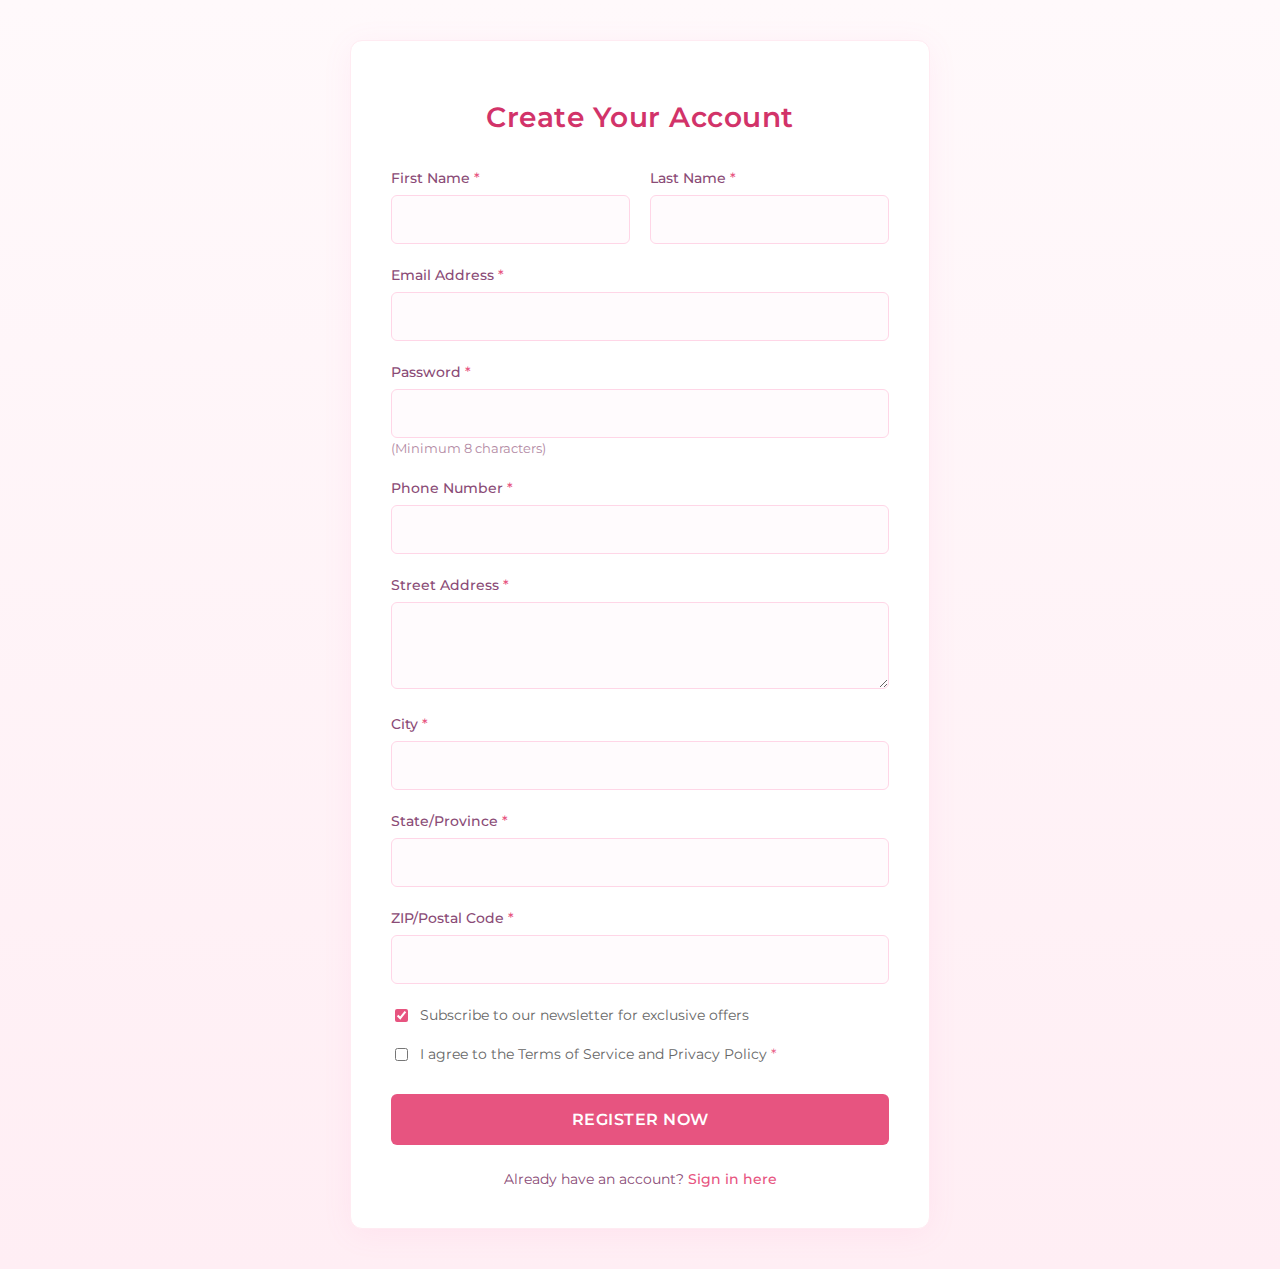
<file: page.html>
<!DOCTYPE html>
<html lang="en">
<head>
    <meta charset="UTF-8">
    <meta name="viewport" content="width=device-width, initial-scale=1.0">
    <title>Register - Giva Inspired</title>
    <style>
        * {
            box-sizing: border-box;
            font-family: 'Montserrat', 'Helvetica Neue', Arial, sans-serif;
        }
        
        body {
            background-color: #fff9fb;
            margin: 0;
            padding: 0;
            background-image: linear-gradient(to bottom, #fff9fb 0%, #ffeef4 100%);
        }
        
        .registration-container {
            max-width: 580px;
            margin: 40px auto;
            background: white;
            padding: 40px;
            border-radius: 12px;
            box-shadow: 0 5px 30px rgba(255, 105, 180, 0.08);
            border: 1px solid #ffebf2;
        }
        
        h1 {
            text-align: center;
            color: #d23369;
            margin-bottom: 35px;
            font-weight: 600;
            font-size: 28px;
            letter-spacing: 0.5px;
        }
        
        .form-group {
            margin-bottom: 22px;
        }
        
        label {
            display: block;
            margin-bottom: 8px;
            font-weight: 500;
            color: #8a4b76;
            font-size: 14px;
        }
        
        input[type="text"],
        input[type="email"],
        input[type="tel"],
        input[type="password"],
        select,
        textarea {
            width: 100%;
            padding: 14px;
            border: 1px solid #ffd6e7;
            border-radius: 6px;
            font-size: 15px;
            background-color: #fffbfd;
            transition: all 0.3s;
        }
        
        input:focus, select:focus, textarea:focus {
            border-color: #e75480;
            box-shadow: 0 0 0 3px rgba(231, 84, 128, 0.1);
            outline: none;
        }
        
        .name-fields {
            display: flex;
            gap: 20px;
        }
        
        .name-fields .form-group {
            flex: 1;
        }
        
        .checkbox-group {
            display: flex;
            align-items: center;
            margin-bottom: 20px;
        }
        
        .checkbox-group input {
            margin-right: 12px;
            accent-color: #e75480;
        }
        
        .checkbox-group label {
            margin-bottom: 0;
            color: #666;
            font-weight: 400;
        }
        
        button {
            background-color: #e75480;
            color: white;
            padding: 16px 20px;
            border: none;
            border-radius: 6px;
            cursor: pointer;
            width: 100%;
            font-size: 16px;
            font-weight: 600;
            transition: all 0.3s;
            letter-spacing: 0.5px;
            text-transform: uppercase;
            margin-top: 10px;
        }
        
        button:hover {
            background-color: #d23369;
            transform: translateY(-1px);
        }
        
        .login-link {
            text-align: center;
            margin-top: 25px;
            color: #8a4b76;
            font-size: 14px;
        }
        
        .login-link a {
            color: #e75480;
            text-decoration: none;
            font-weight: 500;
        }
        
        .login-link a:hover {
            text-decoration: underline;
        }
        
        .required:after {
            content: " *";
            color: #e75480;
        }
        
        @media (max-width: 600px) {
            .registration-container {
                padding: 30px 20px;
                margin: 20px 15px;
            }
            
            .name-fields {
                flex-direction: column;
                gap: 0;
            }
            
            h1 {
                font-size: 24px;
            }
        }
    </style>
    <link href="https://fonts.googleapis.com/css2?family=Montserrat:wght@400;500;600;700&display=swap" rel="stylesheet">
</head>
<body>
    <div class="registration-container">
        <h1>Create Your Account</h1>
        <form id="registrationForm">
            <div class="name-fields">
                <div class="form-group">
                    <label for="firstName" class="required">First Name</label>
                    <input type="text" id="firstName" name="firstName" required>
                </div>
                <div class="form-group">
                    <label for="lastName" class="required">Last Name</label>
                    <input type="text" id="lastName" name="lastName" required>
                </div>
            </div>
            
            <div class="form-group">
                <label for="email" class="required">Email Address</label>
                <input type="email" id="email" name="email" required>
            </div>
            
            <div class="form-group">
                <label for="password" class="required">Password</label>
                <input type="password" id="password" name="password" required minlength="8">
                <small style="color: #b38aa4;">(Minimum 8 characters)</small>
            </div>
            
            <div class="form-group">
                <label for="phone" class="required">Phone Number</label>
                <input type="tel" id="phone" name="phone" required>
            </div>
            
            <div class="form-group">
                <label for="address" class="required">Street Address</label>
                <textarea id="address" name="address" rows="3" required></textarea>
            </div>
            
            <div class="form-group">
                <label for="city" class="required">City</label>
                <input type="text" id="city" name="city" required>
            </div>
            
            <div class="form-group">
                <label for="state" class="required">State/Province</label>
                <input type="text" id="state" name="state" required>
            </div>
            
            <div class="form-group">
                <label for="zip" class="required">ZIP/Postal Code</label>
                <input type="text" id="zip" name="zip" required>
            </div>
            
            <div class="checkbox-group">
                <input type="checkbox" id="newsletter" name="newsletter" checked>
                <label for="newsletter">Subscribe to our newsletter for exclusive offers</label>
            </div>
            
            <div class="checkbox-group">
                <input type="checkbox" id="terms" name="terms" required>
                <label for="terms" class="required">I agree to the Terms of Service and Privacy Policy</label>
            </div>
            
            <button type="submit">Register Now</button>
            
            <div class="login-link">
                Already have an account? <a href="/login">Sign in here</a>
            </div>
        </form>
    </div>
</body>
</html>
</file>
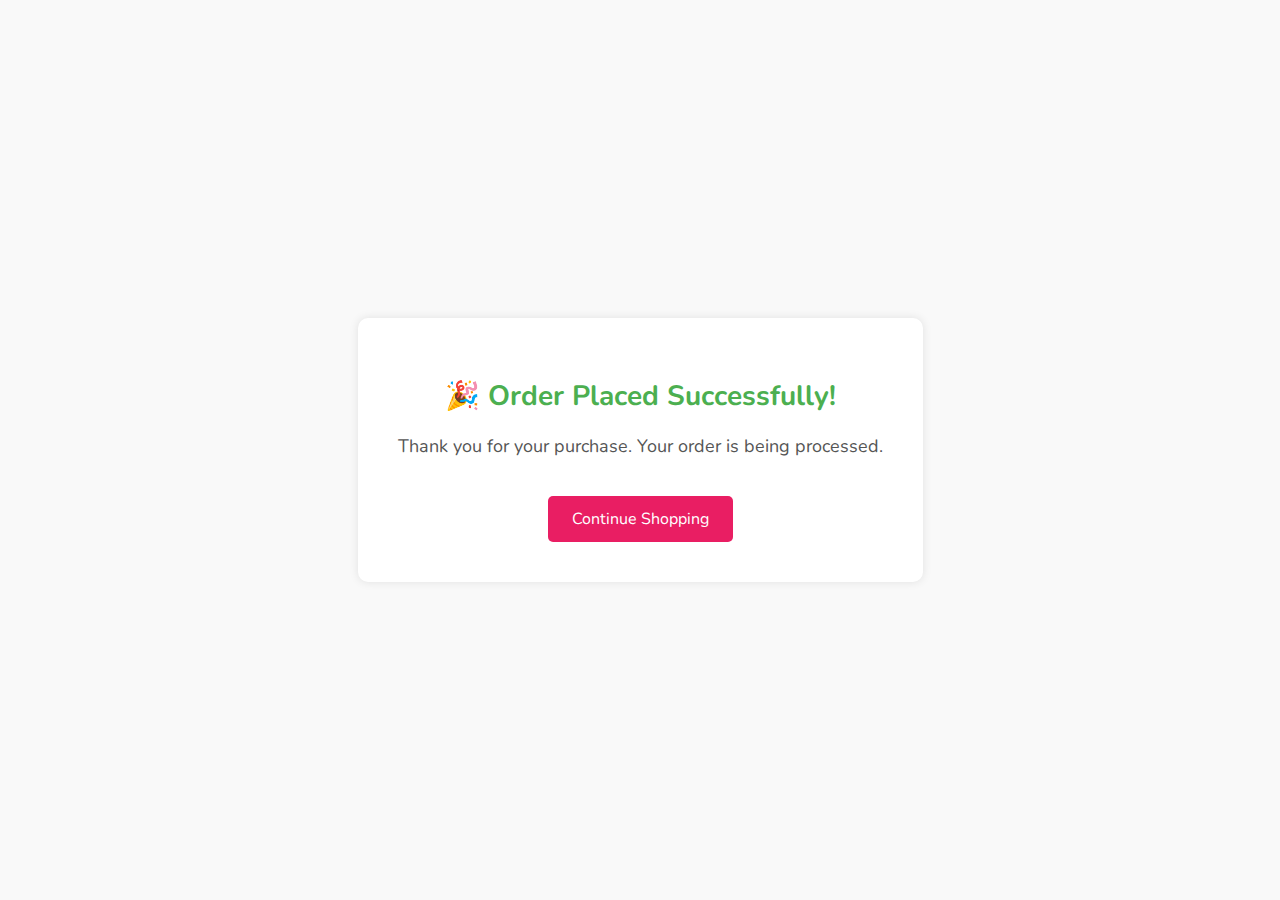
<file: templates/confirmpage.html>
<!DOCTYPE html>
<html lang="en">
<head>
  <meta charset="UTF-8">
  <title>Order Confirmation</title>
  <link href="https://fonts.googleapis.com/css2?family=Nunito&display=swap" rel="stylesheet">
  <style>
    body {
      font-family: 'Nunito', sans-serif;
      background-color: #f9f9f9;
      display: flex;
      justify-content: center;
      align-items: center;
      height: 100vh;
      margin: 0;
    }
    .confirmation-box {
      background: white;
      padding: 40px;
      border-radius: 10px;
      box-shadow: 0 0 10px rgba(0,0,0,0.1);
      text-align: center;
    }
    .confirmation-box h1 {
      color: #4caf50;
      font-size: 28px;
    }
    .confirmation-box p {
      margin-top: 10px;
      font-size: 18px;
      color: #555;
    }
    .btn {
      display: inline-block;
      margin-top: 20px;
      padding: 12px 24px;
      font-size: 16px;
      background-color: #e91e63;
      color: white;
      border: none;
      border-radius: 5px;
      text-decoration: none;
      cursor: pointer;
    }
    .btn:hover {
      background-color: #d81b60;
    }
  </style>
</head>
<body>
  <div class="confirmation-box">
    <h1>🎉 Order Placed Successfully!</h1>
    <p>Thank you for your purchase. Your order is being processed.</p>
    <a href="{{ url_for('home') }}" class="btn">Continue Shopping</a>
  </div>
</body>
</html>
</file>
